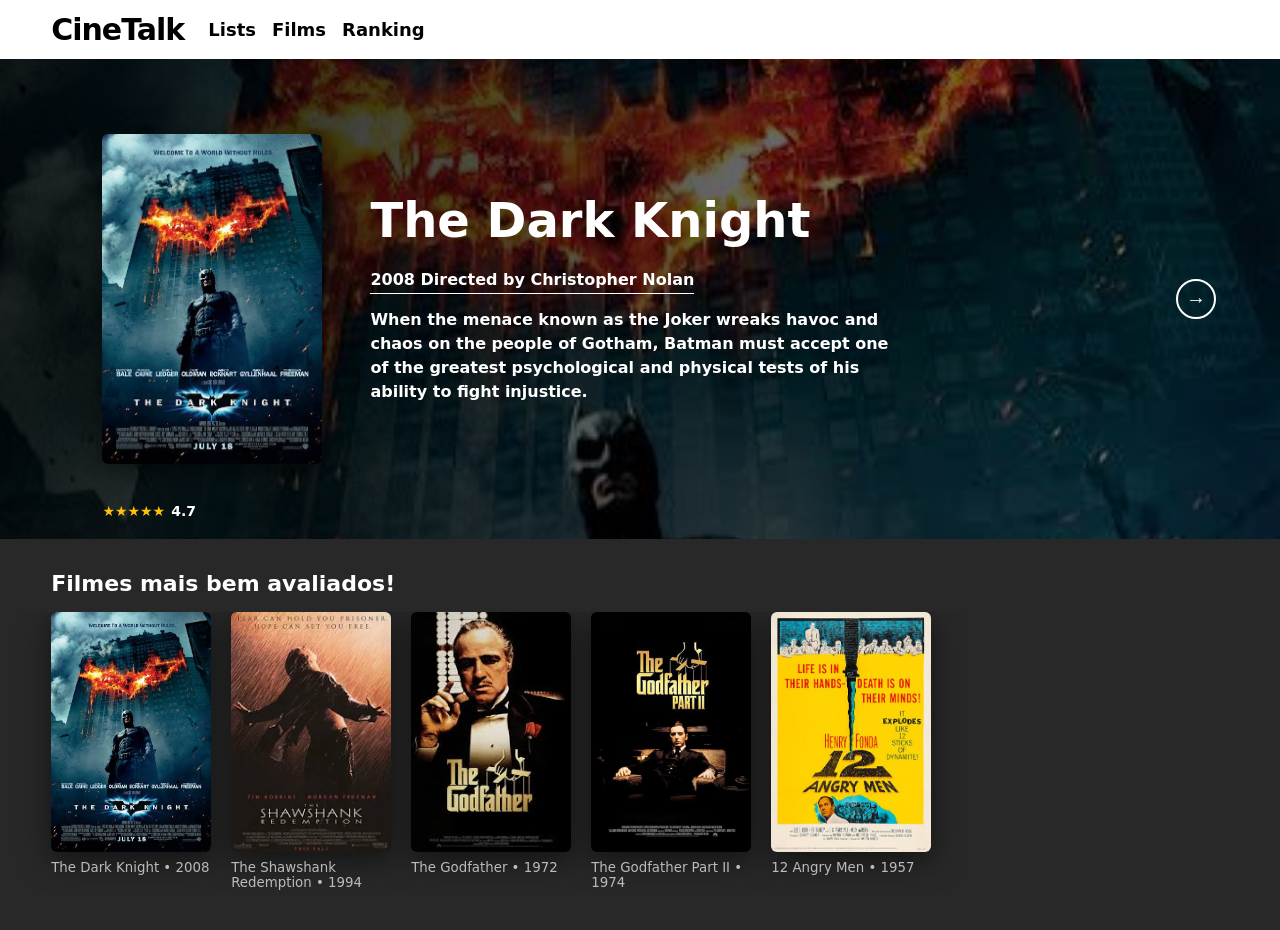
<file: home/index.html>
<!DOCTYPE html>
<html lang="pt-BR">

<head>
    <meta charset="UTF-8">
    <meta name="viewport" content="width=device-width, initial-scale=1">
    <title>CineTalk</title>
    <link rel="stylesheet" href="style.css">
</head>

<body>
    <header class="nav">
        <a class="logo" href="#" onclick="mostrarHome()">CineTalk</a>
        <nav>
            <a href="#">Lists</a>
            <a href="#" onclick="mostrarHome()">Films</a>
            <a href="#">Ranking</a>
        </nav>
    </header>

    <main id="home">
        <section class="hero" id="hero">
            <div class="poster" id="poster"></div>
            <div class="info">
                <h1 id="titulo"></h1>
                <h3 id="diretor"></h3>
                <p id="sinopse"></p>
            </div>
            <div class="nota" id="nota"></div>
            <button class="seta" onclick="proximo()" aria-label="Próximo">&rarr;</button>
        </section>

        <h2 class="secao">Filmes mais bem avaliados!</h2>
        <div class="lista" id="lista"></div>
    </main>

    <script src="script.js"></script>
</body>

</html>
</file>
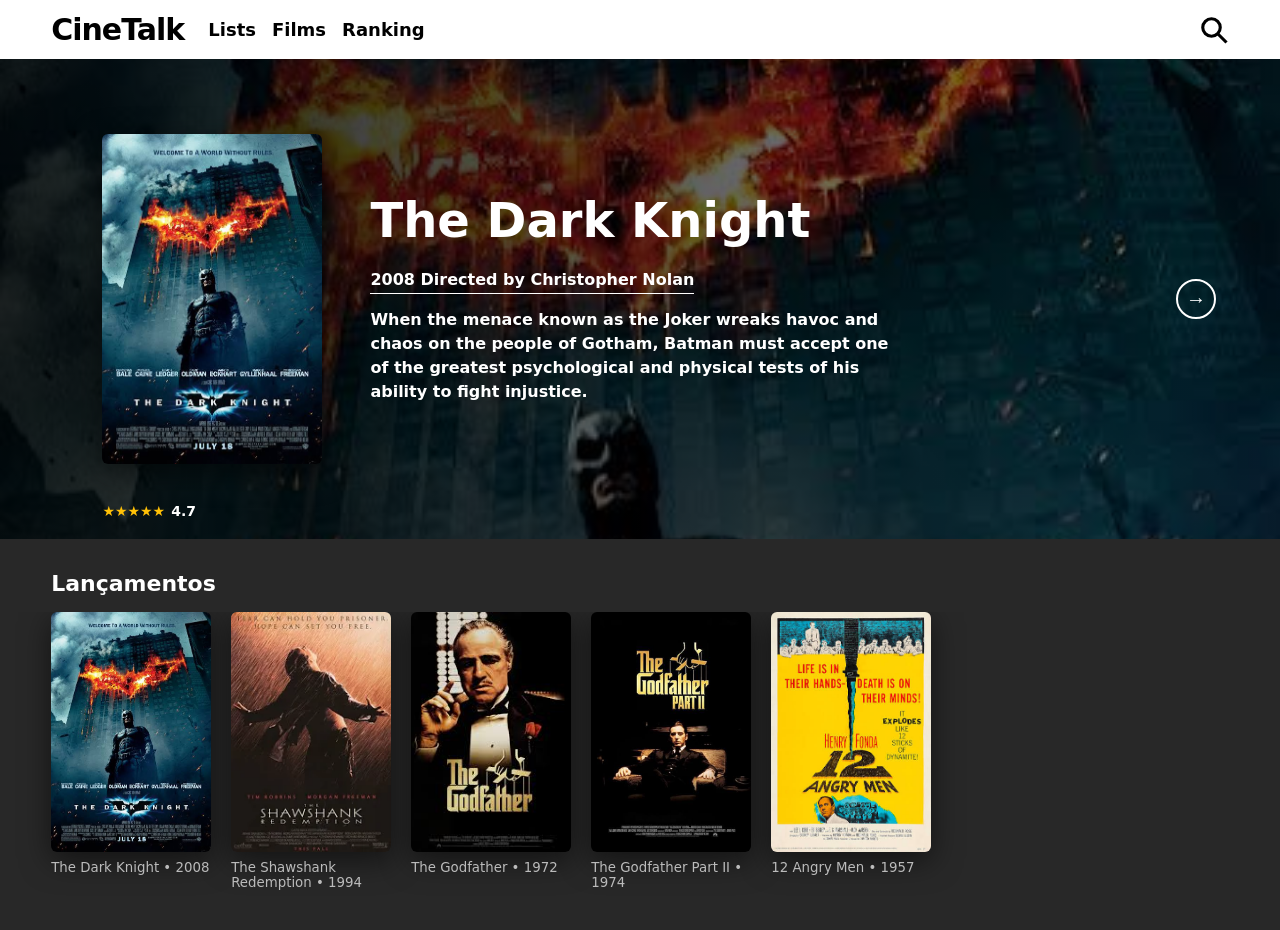
<file: home.html>
<!DOCTYPE html>
<html lang="pt-BR">

<head>
    <meta charset="UTF-8">
    <meta name="viewport" content="width=device-width, initial-scale=1">
    <title>CineTalk</title>
    <link rel="stylesheet" href="home.css">
</head>

<body>
    <header class="nav">
        <a class="logo" href="#" onclick="mostrarHome()">CineTalk</a>
        <nav>
            <a href="#">Lists</a>
            <a href="#" onclick="mostrarHome()">Films</a>
            <a href="#">Ranking</a>
        </nav>
        <svg class="busca" viewBox="0 0 24 24" fill="none" stroke="#000" stroke-width="2.5">
            <circle cx="10" cy="10" r="7" />
            <path d="M15 15l7 7" />
        </svg>
    </header>

    <main id="home">
        <section class="hero" id="hero">
            <div class="poster" id="poster"></div>
            <div class="info">
                <h1 id="titulo"></h1>
                <h3 id="diretor"></h3>
                <p id="sinopse"></p>
            </div>
            <div class="nota" id="nota"></div>
            <button class="seta" onclick="proximo()" aria-label="Próximo">&rarr;</button>
        </section>

        <h2 class="secao">Lançamentos</h2>
        <div class="lista" id="lista"></div>
    </main>

    <script src="home.js"></script>
</body>

</html>
</file>
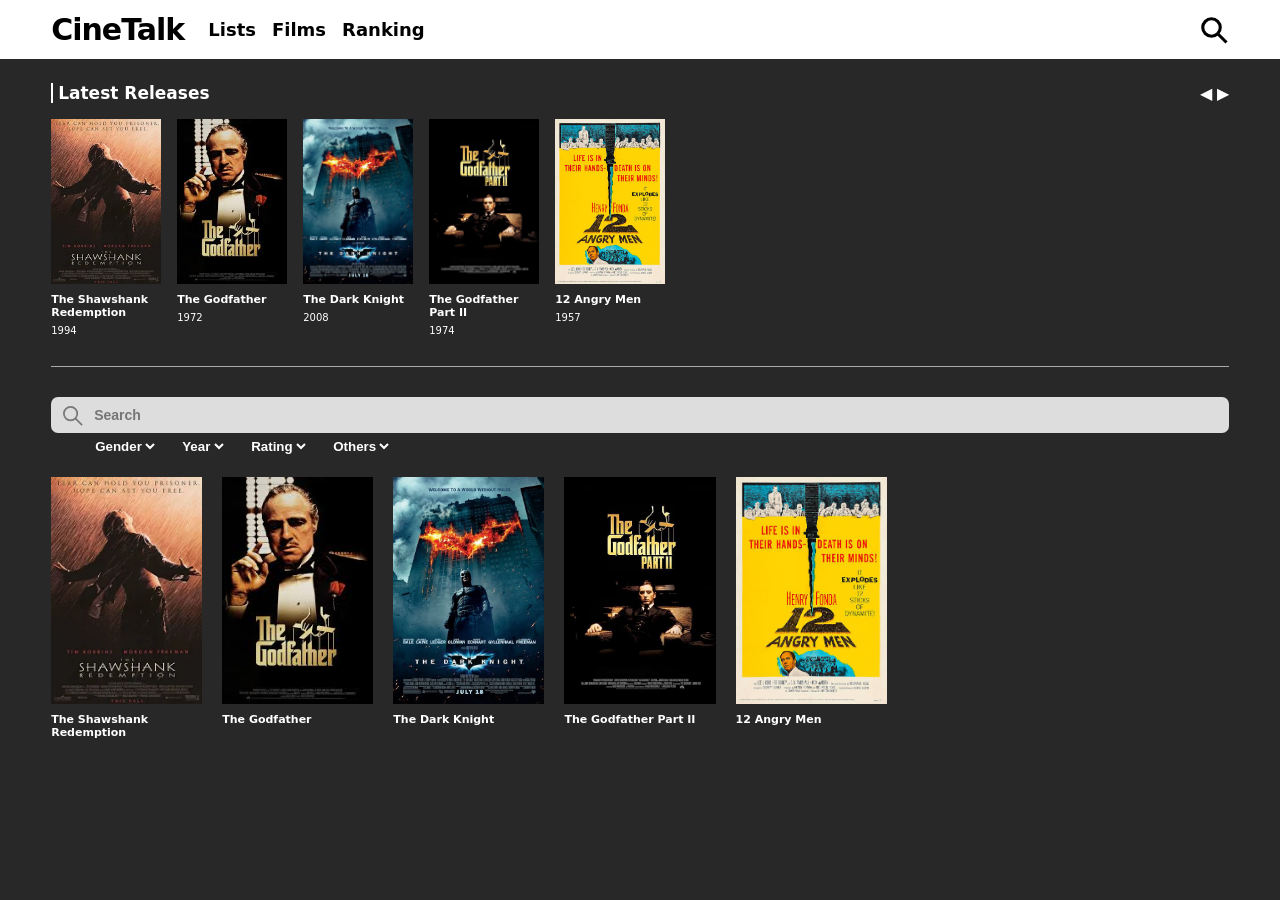
<file: lançamento.html>
<!DOCTYPE html>
<html lang="pt-BR">

<head>
    <meta charset="UTF-8">
    <meta name="viewport" content="width=device-width, initial-scale=1">
    <title>CineTalk - Lançamentos</title>

    <link rel="stylesheet" href="home.css">
    <link rel="stylesheet" href="lançamento.css">
</head>

<body>
    <header class="nav">
        <a class="logo" href="home.html">CineTalk</a>
        <nav>
            <a href="#">Lists</a>
            <a href="home.html">Films</a>
            <a href="ranking.html">Ranking</a>
        </nav>
        <svg class="busca" viewBox="0 0 24 24" fill="none" stroke="#000" stroke-width="2.5">
            <circle cx="10" cy="10" r="7" />
            <path d="M15 15l7 7" />
        </svg>
    </header>

    <main>
        <section class="lancamentos">
            <div class="titulo">
                <h2>Latest Releases</h2>

                <div class="controles">
                    <button>&#9664;</button>
                    <button>&#9654;</button>
                </div>
            </div>

            <div class="lista-lancamentos">
                <div class="filme">
                    <img src="img/poster-1.webp" alt="The Shawshank Redemption">
                    <h3>The Shawshank Redemption</h3>
                    <small>1994</small>
                </div>

                <div class="filme">
                    <img src="img/poster-2.jpeg" alt="The Godfather">
                    <h3>The Godfather</h3>
                    <small>1972</small>
                </div>

                <div class="filme">
                    <img src="img/poster-3.jpeg" alt="The Dark Knight">
                    <h3>The Dark Knight</h3>
                    <small>2008</small>
                </div>

                <div class="filme">
                    <img src="img/poster-4.jpeg" alt="The Godfather Part II">
                    <h3>The Godfather Part II</h3>
                    <small>1974</small>
                </div>

                <div class="filme">
                    <img src="img/poster-5.jpeg" alt="12 Angry Men">
                    <h3>12 Angry Men</h3>
                    <small>1957</small>
                </div>
            </div>
        </section>

        <hr>

        <section class="catalogo">
            <div class="pesquisa">
                <svg viewBox="0 0 24 24" fill="none" stroke="#777" stroke-width="1.8">
                    <circle cx="10" cy="10" r="7" />
                    <path d="M15 15l7 7" />
                </svg>

                <input type="text" placeholder="Search">
            </div>

            <div class="filtros">
                <select>
                    <option>Gender</option>
                </select>

                <select>
                    <option>Year</option>
                </select>

                <select>
                    <option>Rating</option>
                </select>

                <select>
                    <option>Others</option>
                </select>
            </div>

            <div class="galeria">
                <div class="filme">
                    <img src="img/poster-1.webp" alt="The Shawshank Redemption">
                    <h3>The Shawshank Redemption</h3>
                </div>

                <div class="filme">
                    <img src="img/poster-2.jpeg" alt="The Godfather">
                    <h3>The Godfather</h3>
                </div>

                <div class="filme">
                    <img src="img/poster-3.jpeg" alt="The Dark Knight">
                    <h3>The Dark Knight</h3>
                </div>

                <div class="filme">
                    <img src="img/poster-4.jpeg" alt="The Godfather Part II">
                    <h3>The Godfather Part II</h3>
                </div>

                <div class="filme">
                    <img src="img/poster-5.jpeg" alt="12 Angry Men">
                    <h3>12 Angry Men</h3>
                </div>
            </div>
        </section>
    </main>

</body>
</html>
</file>
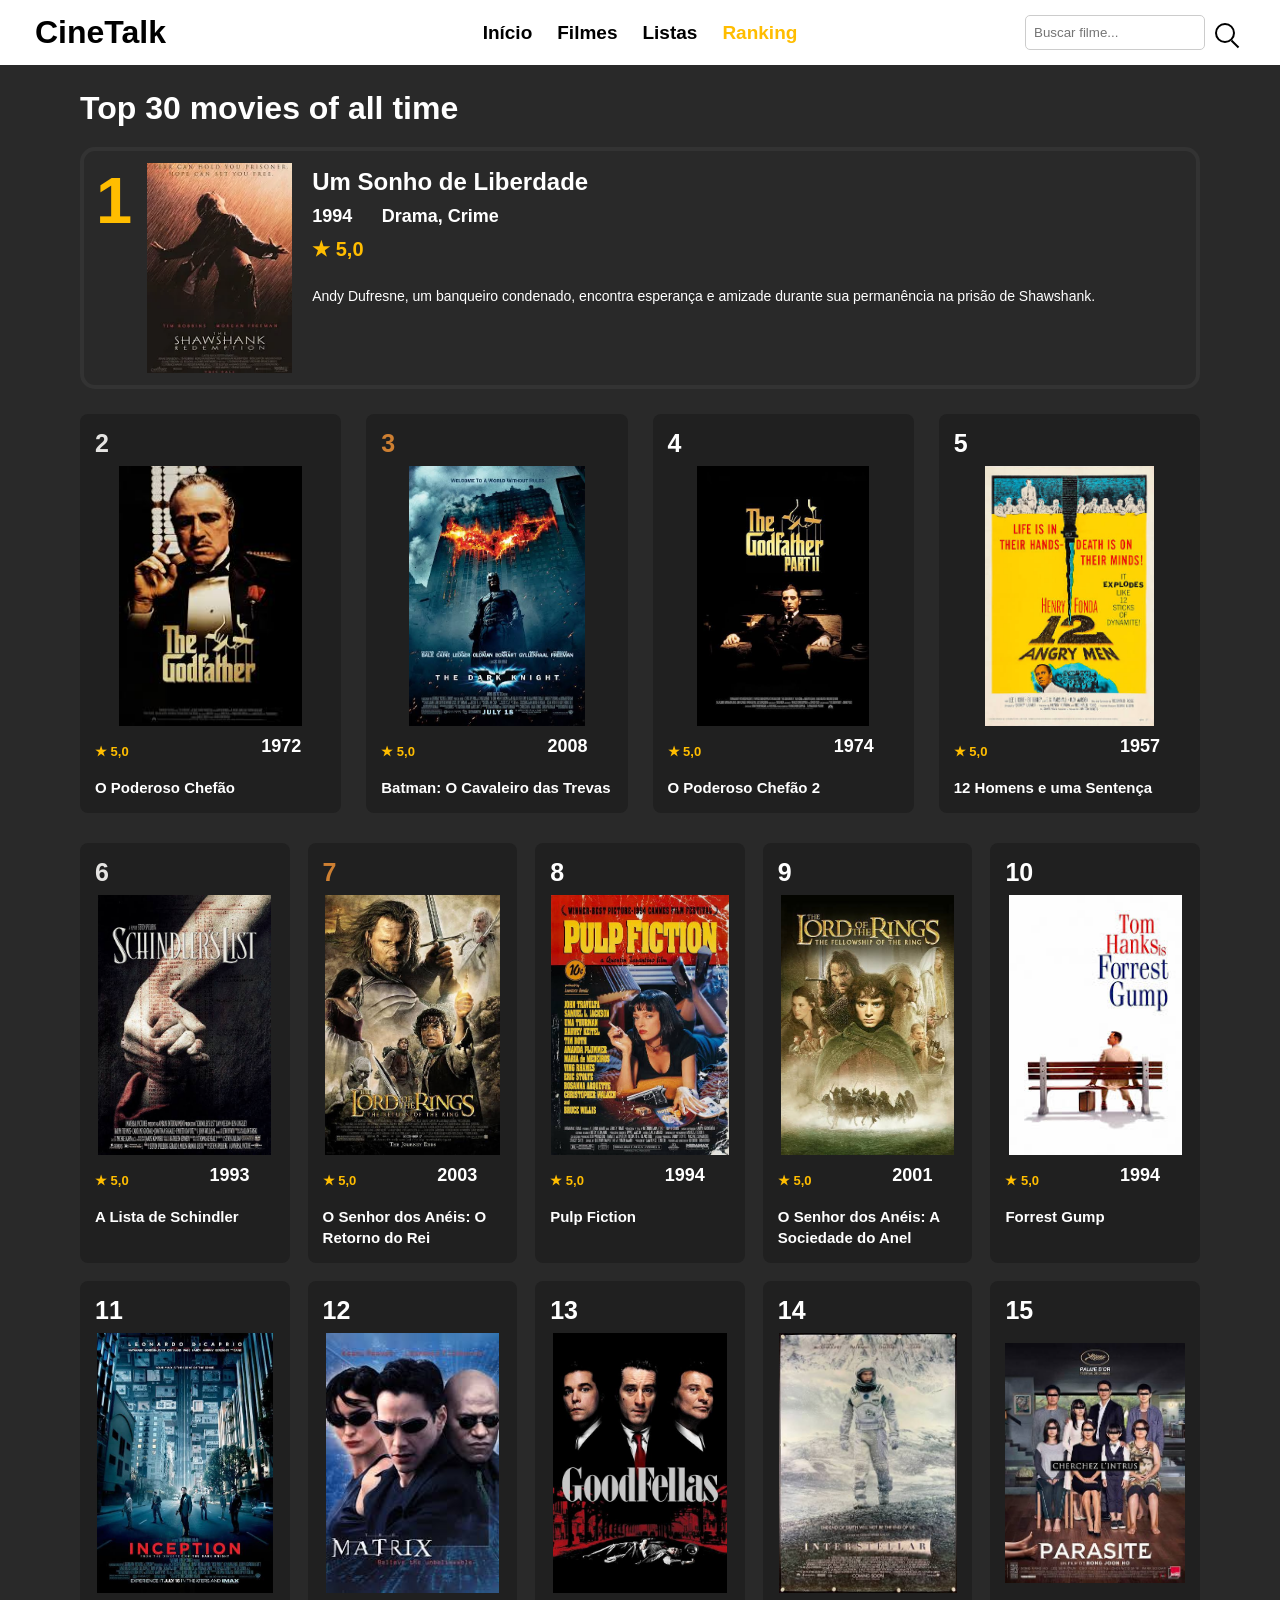
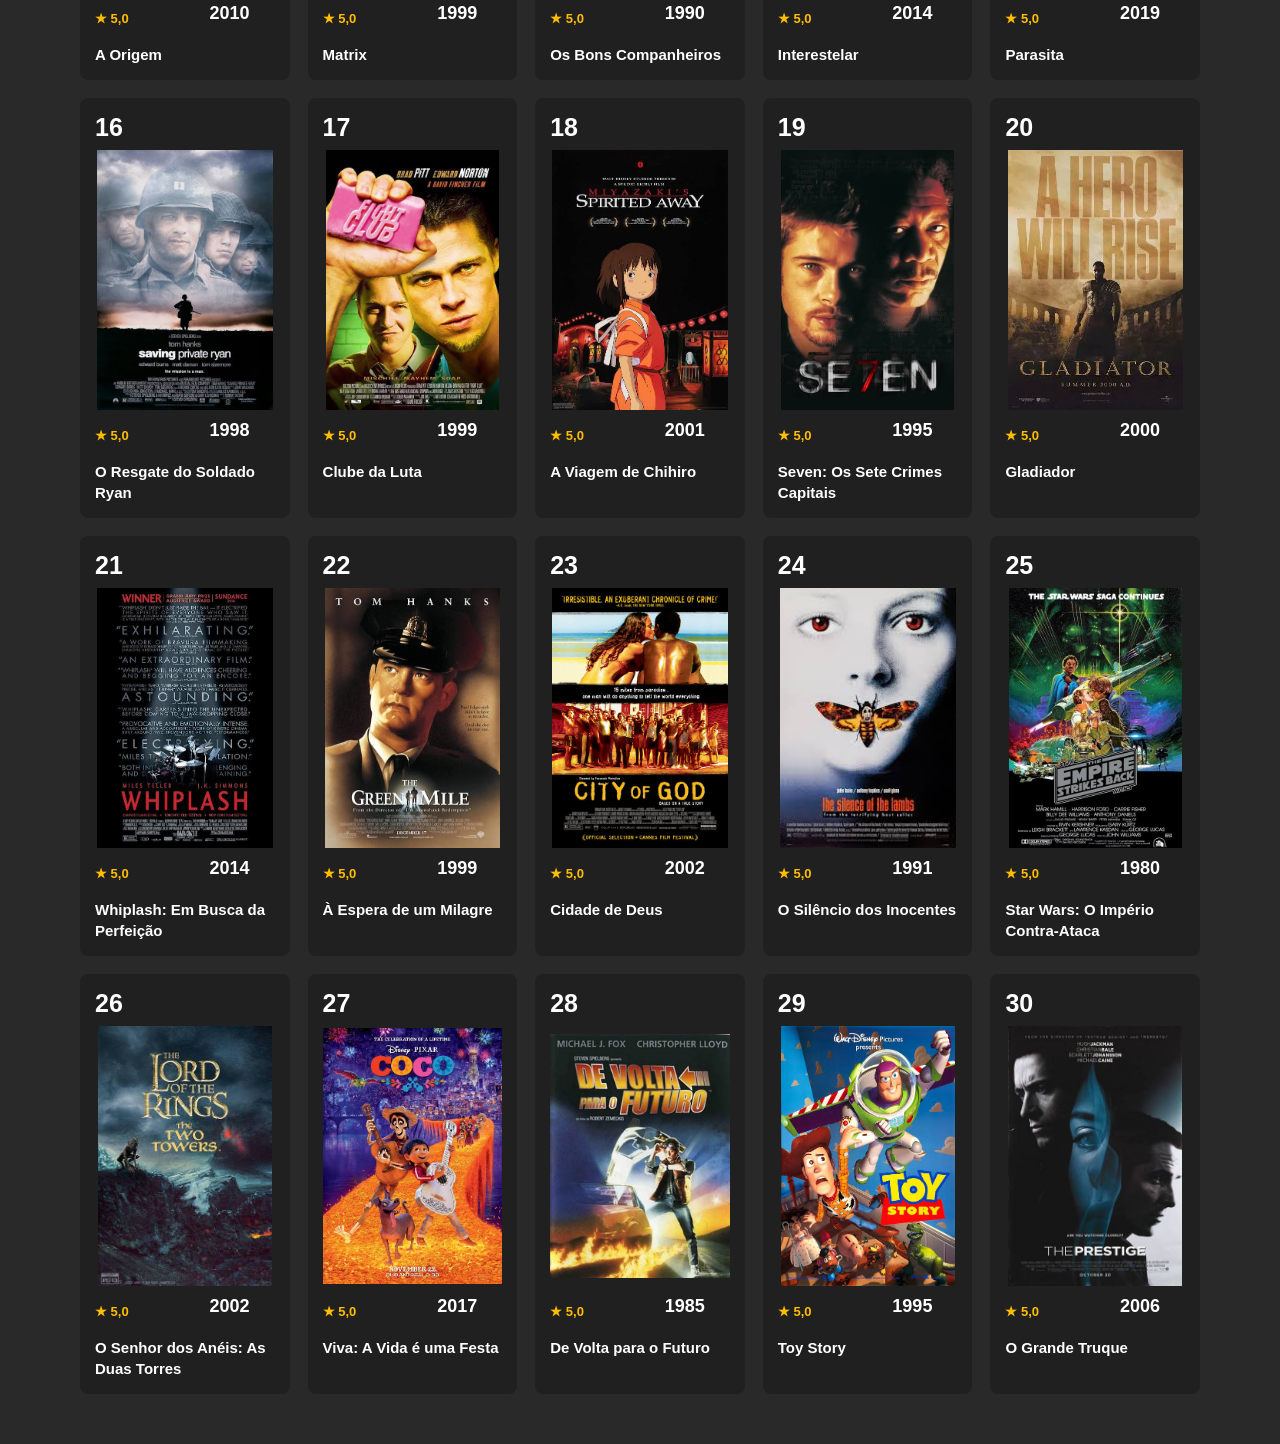
<file: ranking.html>
<!DOCTYPE html>
<html lang="pt-BR">

<head>
    <meta charset="UTF-8">
    <meta name="viewport" content="width=device-width, initial-scale=1.0">
    <title>CineTalk - Ranking</title>
    <link rel="stylesheet" href="ranking.css">
</head>

<body>


    <header class="barra-navegacao">

        <div class="logo">CineTalk</div>

        <nav>
            <a href="#">Início</a>
            <a href="#">Filmes</a>
            <a href="#">Listas</a>
            <a href="#" class="ativo">Ranking</a>
        </nav>

        <div class="pesquisa">
            <input type="text" id="busca" placeholder="Buscar filme...">



            <button type="button" aria-label="Pesquisar">
                <span class="icone-pesquisa"></span>
            </button>
        </div>

    </header>

    <main class="conteudo-ranking">

        <h1>Top 30 movies of all time</h1>


        <section class="filme-destaque">

            <span class="posicao">1</span>

            <img src="img/poster-1.webp" alt="Um Sonho de Liberdade">

            <div class="informacoes-destaque">
                <h2>Um Sonho de Liberdade</h2>

                <p class="ano">1994</p>
                <p class="genero">Drama, Crime</p>

                <p class="nota">★ 5,0</p>

                <p class="descricao">
                    Andy Dufresne, um banqueiro condenado, encontra esperança
                    e amizade durante sua permanência na prisão de Shawshank.
                </p>
            </div>

        </section>


        <section class="melhores-filmes">

            <article class="cartao-filme">
                <span class="posicao">2</span>
                <img src="img/poster-2.jpeg" alt="O Poderoso Chefão">
                <div class="informacoes-filme">
                    <span class="nota">★ 5,0</span>
                    <span class="ano">1972</span>
                </div>
                <h3>O Poderoso Chefão</h3>
            </article>

            <article class="cartao-filme">
                <span class="posicao">3</span>
                <img src="img/poster-3.jpeg" alt="Batman O Cavaleiro das Trevas">
                <div class="informacoes-filme">
                    <span class="nota">★ 5,0</span>
                    <span class="ano">2008</span>
                </div>
                <h3>Batman: O Cavaleiro das Trevas</h3>
            </article>

            <article class="cartao-filme">
                <span class="posicao">4</span>
                <img src="img/poster-4.jpeg" alt="O Poderoso Chefão 2">
                <div class="informacoes-filme">
                    <span class="nota">★ 5,0</span>
                    <span class="ano">1974</span>
                </div>
                <h3>O Poderoso Chefão 2</h3>
            </article>

            <article class="cartao-filme">
                <span class="posicao">5</span>
                <img src="img/poster-5.jpeg" alt="12 Homens e uma Sentença">
                <div class="informacoes-filme">
                    <span class="nota">★ 5,0</span>
                    <span class="ano">1957</span>
                </div>
                <h3>12 Homens e uma Sentença</h3>
            </article>

        </section>


        <section class="grade-filmes">

            <article class="cartao-filme">
                <span class="posicao">6</span>
                <img src="img/poster-6.jpeg" alt="A Lista de Schindler">
                <div class="informacoes-filme">
                    <span class="nota">★ 5,0</span>
                    <span class="ano">1993</span>
                </div>
                <h3>A Lista de Schindler</h3>
            </article>

            <article class="cartao-filme">
                <span class="posicao">7</span>
                <img src="img/poster-7.jpeg" alt="O Retorno do Rei">
                <div class="informacoes-filme">
                    <span class="nota">★ 5,0</span>
                    <span class="ano">2003</span>
                </div>
                <h3>O Senhor dos Anéis: O Retorno do Rei</h3>
            </article>

            <article class="cartao-filme">
                <span class="posicao">8</span>
                <img src="img/poster-8.jpeg" alt="Pulp Fiction">
                <div class="informacoes-filme">
                    <span class="nota">★ 5,0</span>
                    <span class="ano">1994</span>
                </div>
                <h3>Pulp Fiction</h3>
            </article>

            <article class="cartao-filme">
                <span class="posicao">9</span>
                <img src="img/poster-9.jpeg" alt="A Sociedade do Anel">
                <div class="informacoes-filme">
                    <span class="nota">★ 5,0</span>
                    <span class="ano">2001</span>
                </div>
                <h3>O Senhor dos Anéis: A Sociedade do Anel</h3>
            </article>

            <article class="cartao-filme">
                <span class="posicao">10</span>
                <img src="img/poster-10.jpeg" alt="Forrest Gump">
                <div class="informacoes-filme">
                    <span class="nota">★ 5,0</span>
                    <span class="ano">1994</span>
                </div>
                <h3>Forrest Gump</h3>
            </article>

            <article class="cartao-filme">
                <span class="posicao">11</span>
                <img src="img/poster-11.jpeg" alt="A Origem">
                <div class="informacoes-filme">
                    <span class="nota">★ 5,0</span>
                    <span class="ano">2010</span>
                </div>
                <h3>A Origem</h3>
            </article>

            <article class="cartao-filme">
                <span class="posicao">12</span>
                <img src="img/poster-12.jpeg" alt="Matrix">
                <div class="informacoes-filme">
                    <span class="nota">★ 5,0</span>
                    <span class="ano">1999</span>
                </div>
                <h3>Matrix</h3>
            </article>

            <article class="cartao-filme">
                <span class="posicao">13</span>
                <img src="img/poster-13.jpeg" alt="Os Bons Companheiros">
                <div class="informacoes-filme">
                    <span class="nota">★ 5,0</span>
                    <span class="ano">1990</span>
                </div>
                <h3>Os Bons Companheiros</h3>
            </article>

            <article class="cartao-filme">
                <span class="posicao">14</span>
                <img src="img/poster-14.jpeg" alt="Interestelar">
                <div class="informacoes-filme">
                    <span class="nota">★ 5,0</span>
                    <span class="ano">2014</span>
                </div>
                <h3>Interestelar</h3>
            </article>

            <article class="cartao-filme">
                <span class="posicao">15</span>
                <img src="img/poster-15.jpeg" alt="Parasita">
                <div class="informacoes-filme">
                    <span class="nota">★ 5,0</span>
                    <span class="ano">2019</span>
                </div>
                <h3>Parasita</h3>
            </article>

            <article class="cartao-filme">
                <span class="posicao">16</span>
                <img src="img/poster-16.jpeg" alt="O Resgate do Soldado Ryan">
                <div class="informacoes-filme">
                    <span class="nota">★ 5,0</span>
                    <span class="ano">1998</span>
                </div>
                <h3>O Resgate do Soldado Ryan</h3>
            </article>

            <article class="cartao-filme">
                <span class="posicao">17</span>
                <img src="img/poster-17.jpeg" alt="Clube da Luta">
                <div class="informacoes-filme">
                    <span class="nota">★ 5,0</span>
                    <span class="ano">1999</span>
                </div>
                <h3>Clube da Luta</h3>
            </article>

            <article class="cartao-filme">
                <span class="posicao">18</span>
                <img src="img/poster-18.jpeg" alt="A Viagem de Chihiro">
                <div class="informacoes-filme">
                    <span class="nota">★ 5,0</span>
                    <span class="ano">2001</span>
                </div>
                <h3>A Viagem de Chihiro</h3>
            </article>

            <article class="cartao-filme">
                <span class="posicao">19</span>
                <img src="img/poster-19.jpeg" alt="Seven">
                <div class="informacoes-filme">
                    <span class="nota">★ 5,0</span>
                    <span class="ano">1995</span>
                </div>
                <h3>Seven: Os Sete Crimes Capitais</h3>
            </article>

            <article class="cartao-filme">
                <span class="posicao">20</span>
                <img src="img/poster-20.jpeg" alt="Gladiador">
                <div class="informacoes-filme">
                    <span class="nota">★ 5,0</span>
                    <span class="ano">2000</span>
                </div>
                <h3>Gladiador</h3>
            </article>

            <article class="cartao-filme">
                <span class="posicao">21</span>
                <img src="img/poster-21.jpeg" alt="Whiplash">
                <div class="informacoes-filme">
                    <span class="nota">★ 5,0</span>
                    <span class="ano">2014</span>
                </div>
                <h3>Whiplash: Em Busca da Perfeição</h3>
            </article>

            <article class="cartao-filme">
                <span class="posicao">22</span>
                <img src="img/poster-22.jpeg" alt="À Espera de um Milagre">
                <div class="informacoes-filme">
                    <span class="nota">★ 5,0</span>
                    <span class="ano">1999</span>
                </div>
                <h3>À Espera de um Milagre</h3>
            </article>

            <article class="cartao-filme">
                <span class="posicao">23</span>
                <img src="img/poster-23.jpeg" alt="Cidade de Deus">
                <div class="informacoes-filme">
                    <span class="nota">★ 5,0</span>
                    <span class="ano">2002</span>
                </div>
                <h3>Cidade de Deus</h3>
            </article>

            <article class="cartao-filme">
                <span class="posicao">24</span>
                <img src="img/poster-24.jpeg" alt="O Silêncio dos Inocentes">
                <div class="informacoes-filme">
                    <span class="nota">★ 5,0</span>
                    <span class="ano">1991</span>
                </div>
                <h3>O Silêncio dos Inocentes</h3>
            </article>

            <article class="cartao-filme">
                <span class="posicao">25</span>
                <img src="img/poster-25.jpeg" alt="O Império Contra-Ataca">
                <div class="informacoes-filme">
                    <span class="nota">★ 5,0</span>
                    <span class="ano">1980</span>
                </div>
                <h3>Star Wars: O Império Contra-Ataca</h3>
            </article>

            <article class="cartao-filme">
                <span class="posicao">26</span>
                <img src="img/poster-26.jpeg" alt="As Duas Torres">
                <div class="informacoes-filme">
                    <span class="nota">★ 5,0</span>
                    <span class="ano">2002</span>
                </div>
                <h3>O Senhor dos Anéis: As Duas Torres</h3>
            </article>

            <article class="cartao-filme">
                <span class="posicao">27</span>
                <img src="img/poster-27.jpeg" alt="Viva: A Vida é uma Festa">
                <div class="informacoes-filme">
                    <span class="nota">★ 5,0</span>
                    <span class="ano">2017</span>
                </div>
                <h3>Viva: A Vida é uma Festa</h3>
            </article>

            <article class="cartao-filme">
                <span class="posicao">28</span>
                <img src="img/poster-28.webp" alt="De Volta para o Futuro">
                <div class="informacoes-filme">
                    <span class="nota">★ 5,0</span>
                    <span class="ano">1985</span>
                </div>
                <h3>De Volta para o Futuro</h3>
            </article>

            <article class="cartao-filme">
                <span class="posicao">29</span>
                <img src="img/poster-29.jpeg" alt="Toy Story">
                <div class="informacoes-filme">
                    <span class="nota">★ 5,0</span>
                    <span class="ano">1995</span>
                </div>
                <h3>Toy Story</h3>
            </article>

            <article class="cartao-filme">
                <span class="posicao">30</span>
                <img src="img/poster-30.jpeg" alt="O Grande Truque">
                <div class="informacoes-filme">
                    <span class="nota">★ 5,0</span>
                    <span class="ano">2006</span>
                </div>
                <h3>O Grande Truque</h3>
            </article>

        </section>

    </main>

    <script src="js/script.js"></script>

</body>

</html>
</file>
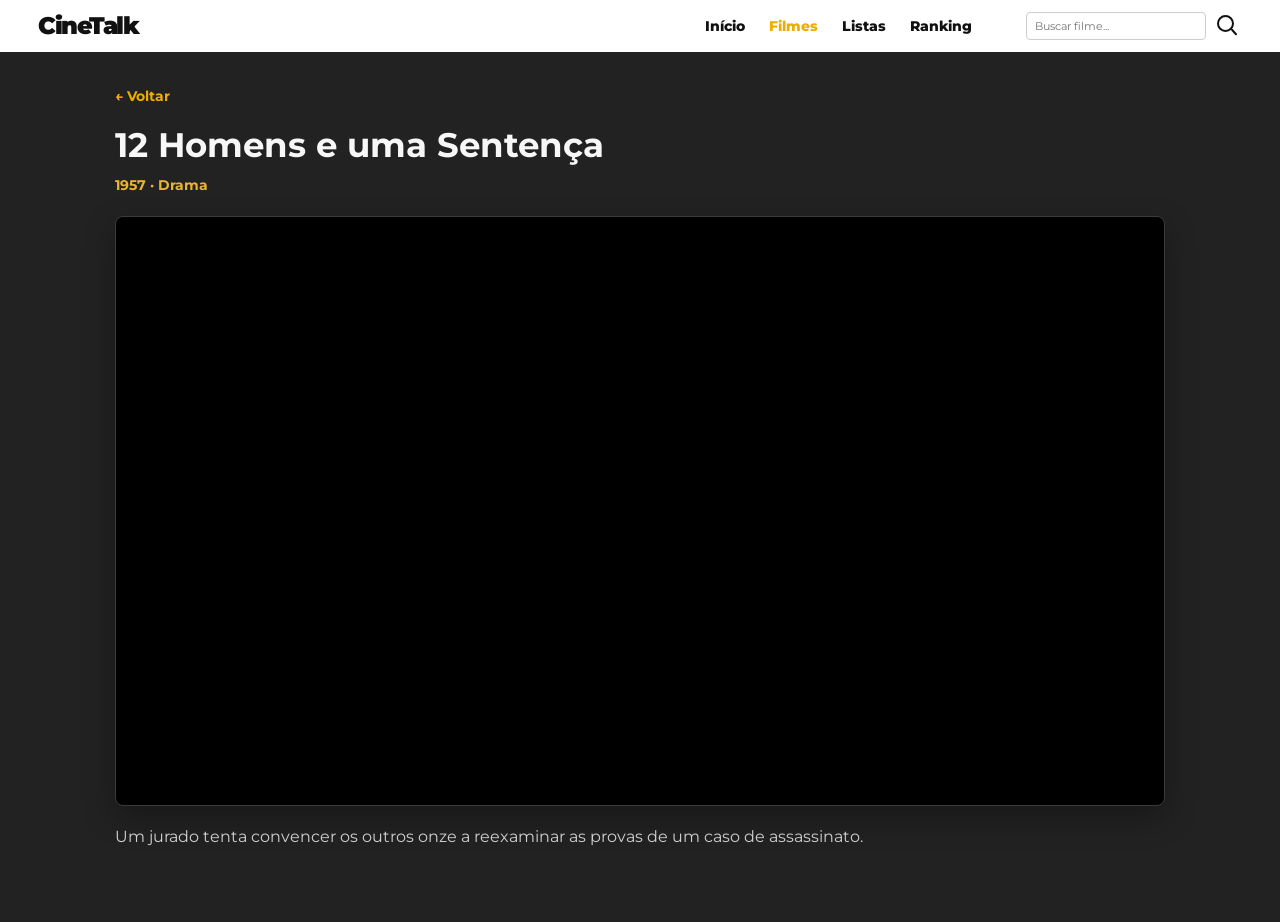
<file: trailer-12-homens-e-uma-sentenca.html>
<!doctype html>
<html lang="pt-BR">
<head>
  <meta charset="UTF-8">
  <meta name="viewport" content="width=device-width, initial-scale=1.0">
  <title>Trailer: 12 Homens e uma Sentença — CineTalk</title>
  <link rel="preconnect" href="https://fonts.googleapis.com">
  <link rel="preconnect" href="https://fonts.gstatic.com" crossorigin>
  <link href="https://fonts.googleapis.com/css2?family=Montserrat:wght@400;500;600;700;800;900&display=swap" rel="stylesheet">
  <link rel="stylesheet" href="shared-nav.css">
  <link rel="stylesheet" href="trailer.css">
</head>
<body>
  <header class="header">
    <a class="logo" href="#">CineTalk</a>
    <nav class="main-nav" aria-label="Navegação principal">
      <a href="#">Início</a><a href="#" aria-current="page">Filmes</a><a href="#">Listas</a><a href="#">Ranking</a>
    </nav>
    <form class="header-search" action="#" role="search">
      <input class="search-input" type="search" name="q" placeholder="Buscar filme..." aria-label="Buscar filme">
      <button class="search-button" type="submit" aria-label="Pesquisar"></button>
    </form>
  </header>
  <main class="trailer-page">
    <a class="back-link" href="#">← Voltar</a>
    <h1>12 Homens e uma Sentença</h1>
    <p class="movie-facts">1957 · Drama</p>
    <div class="video-frame">
      <iframe src="https://www.youtube-nocookie.com/embed/A7CBKT0PWFA?rel=0" title="Trailer de 12 Homens e uma Sentença" allow="accelerometer; autoplay; clipboard-write; encrypted-media; gyroscope; picture-in-picture; web-share" referrerpolicy="strict-origin-when-cross-origin" allowfullscreen></iframe>
    </div>
    <p class="trailer-note">Um jurado tenta convencer os outros onze a reexaminar as provas de um caso de assassinato.</p>
  </main>
  <script src="trailer.js"></script>
</body>
</html>
</file>
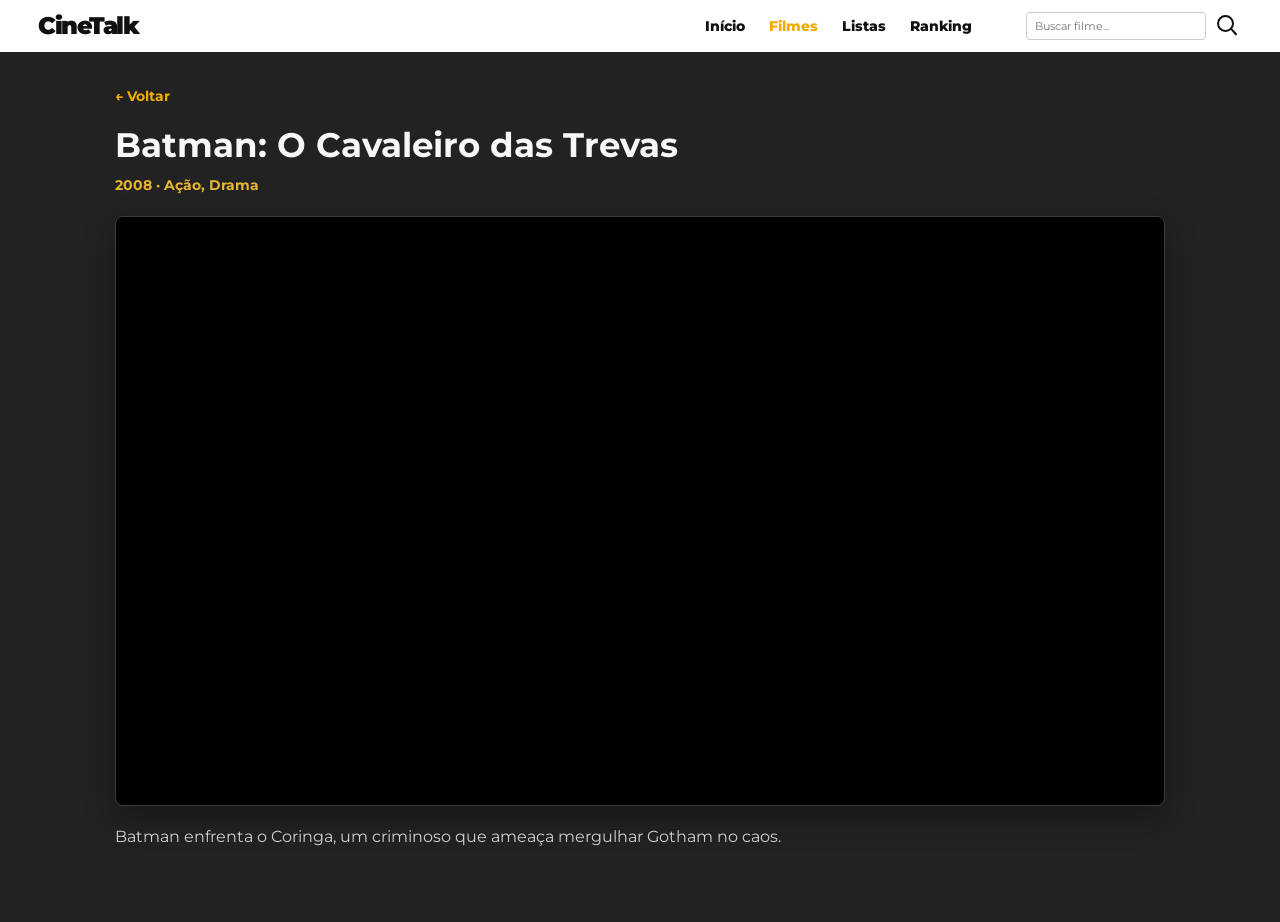
<file: trailer-batman-cavaleiro-das-trevas.html>
<!doctype html>
<html lang="pt-BR">
<head>
  <meta charset="UTF-8">
  <meta name="viewport" content="width=device-width, initial-scale=1.0">
  <title>Trailer: Batman: O Cavaleiro das Trevas — CineTalk</title>
  <link rel="preconnect" href="https://fonts.googleapis.com">
  <link rel="preconnect" href="https://fonts.gstatic.com" crossorigin>
  <link href="https://fonts.googleapis.com/css2?family=Montserrat:wght@400;500;600;700;800;900&display=swap" rel="stylesheet">
  <link rel="stylesheet" href="shared-nav.css">
  <link rel="stylesheet" href="trailer.css">
</head>
<body>
  <header class="header">
    <a class="logo" href="#">CineTalk</a>
    <nav class="main-nav" aria-label="Navegação principal">
      <a href="#">Início</a><a href="#" aria-current="page">Filmes</a><a href="#">Listas</a><a href="#">Ranking</a>
    </nav>
    <form class="header-search" action="#" role="search">
      <input class="search-input" type="search" name="q" placeholder="Buscar filme..." aria-label="Buscar filme">
      <button class="search-button" type="submit" aria-label="Pesquisar"></button>
    </form>
  </header>
  <main class="trailer-page">
    <a class="back-link" href="#">← Voltar</a>
    <h1>Batman: O Cavaleiro das Trevas</h1>
    <p class="movie-facts">2008 · Ação, Drama</p>
    <div class="video-frame">
      <iframe src="https://www.youtube-nocookie.com/embed/EXeTwQWrcwY?rel=0" title="Trailer de Batman: O Cavaleiro das Trevas" allow="accelerometer; autoplay; clipboard-write; encrypted-media; gyroscope; picture-in-picture; web-share" referrerpolicy="strict-origin-when-cross-origin" allowfullscreen></iframe>
    </div>
    <p class="trailer-note">Batman enfrenta o Coringa, um criminoso que ameaça mergulhar Gotham no caos.</p>
  </main>
  <script src="trailer.js"></script>
</body>
</html>
</file>
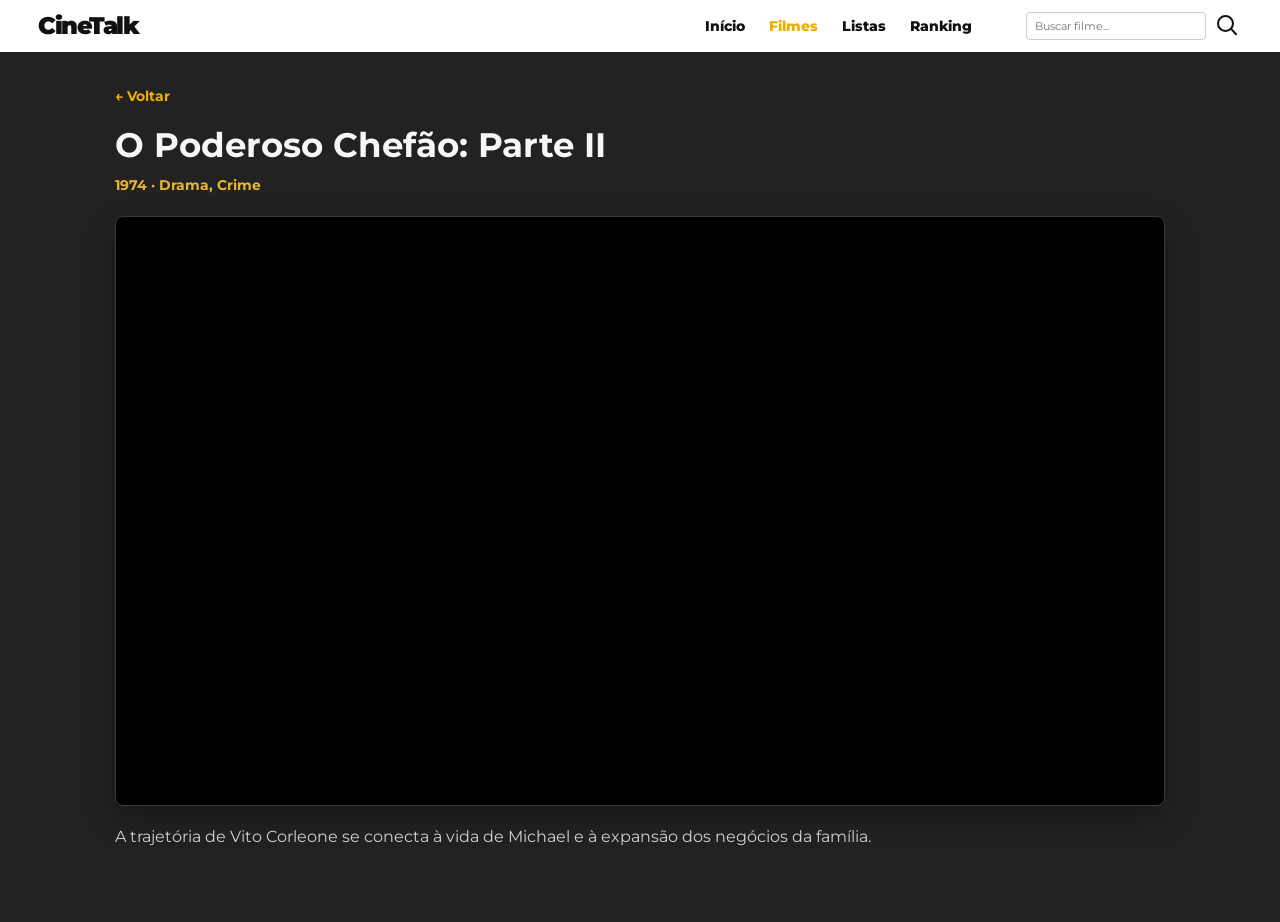
<file: trailer-o-poderoso-chefao-parte-ii.html>
<!doctype html>
<html lang="pt-BR">
<head>
  <meta charset="UTF-8">
  <meta name="viewport" content="width=device-width, initial-scale=1.0">
  <title>Trailer: O Poderoso Chefão: Parte II — CineTalk</title>
  <link rel="preconnect" href="https://fonts.googleapis.com">
  <link rel="preconnect" href="https://fonts.gstatic.com" crossorigin>
  <link href="https://fonts.googleapis.com/css2?family=Montserrat:wght@400;500;600;700;800;900&display=swap" rel="stylesheet">
  <link rel="stylesheet" href="shared-nav.css">
  <link rel="stylesheet" href="trailer.css">
</head>
<body>
  <header class="header">
    <a class="logo" href="#">CineTalk</a>
    <nav class="main-nav" aria-label="Navegação principal">
      <a href="#">Início</a><a href="#" aria-current="page">Filmes</a><a href="#">Listas</a><a href="#">Ranking</a>
    </nav>
    <form class="header-search" action="#" role="search">
      <input class="search-input" type="search" name="q" placeholder="Buscar filme..." aria-label="Buscar filme">
      <button class="search-button" type="submit" aria-label="Pesquisar"></button>
    </form>
  </header>
  <main class="trailer-page">
    <a class="back-link" href="#">← Voltar</a>
    <h1>O Poderoso Chefão: Parte II</h1>
    <p class="movie-facts">1974 · Drama, Crime</p>
    <div class="video-frame">
      <iframe src="https://www.youtube-nocookie.com/embed/9O1Iy9od7-A?rel=0" title="Trailer de O Poderoso Chefão: Parte II" allow="accelerometer; autoplay; clipboard-write; encrypted-media; gyroscope; picture-in-picture; web-share" referrerpolicy="strict-origin-when-cross-origin" allowfullscreen></iframe>
    </div>
    <p class="trailer-note">A trajetória de Vito Corleone se conecta à vida de Michael e à expansão dos negócios da família.</p>
  </main>
  <script src="trailer.js"></script>
</body>
</html>
</file>
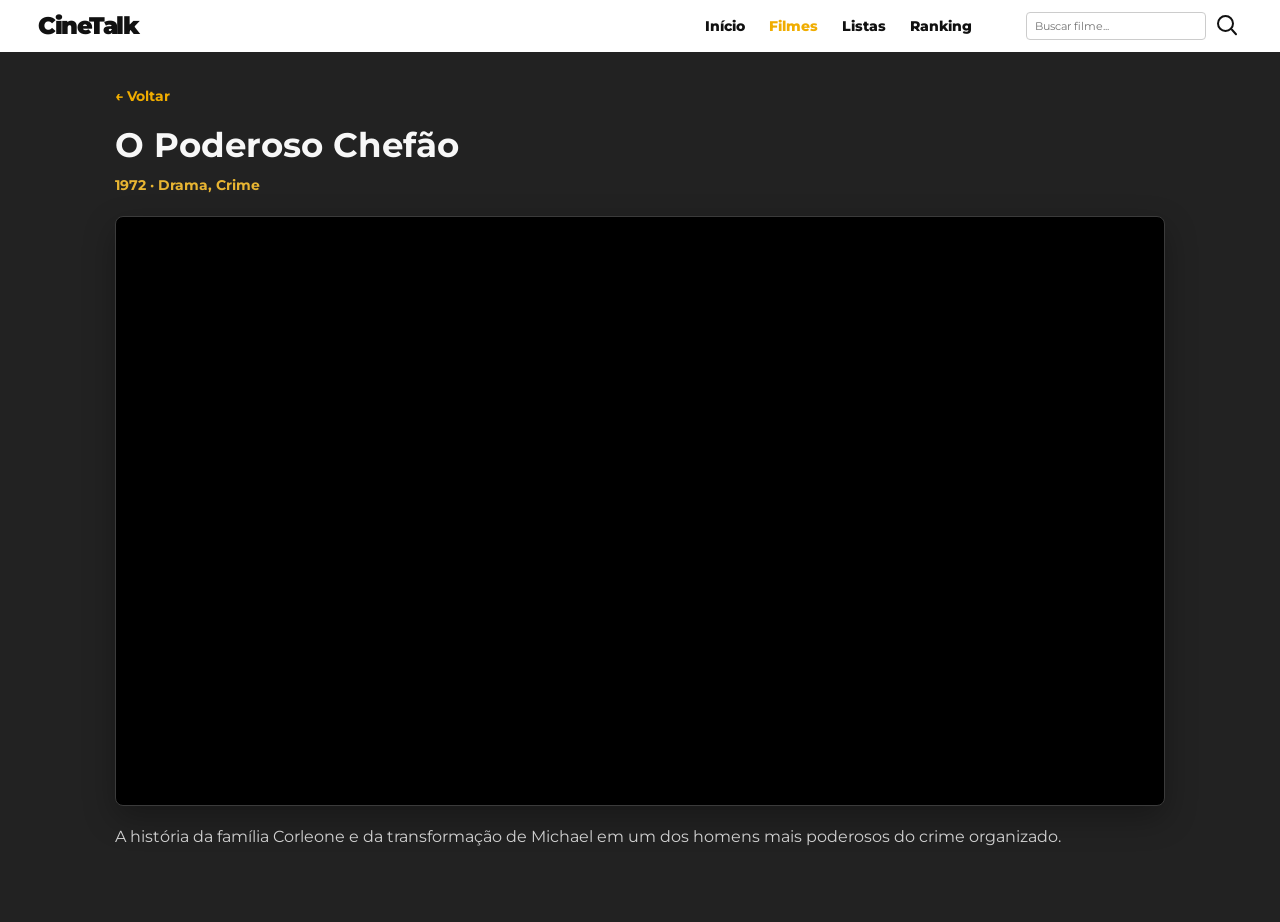
<file: trailer-o-poderoso-chefao.html>
<!doctype html>
<html lang="pt-BR">
<head>
  <meta charset="UTF-8">
  <meta name="viewport" content="width=device-width, initial-scale=1.0">
  <title>Trailer: O Poderoso Chefão — CineTalk</title>
  <link rel="preconnect" href="https://fonts.googleapis.com">
  <link rel="preconnect" href="https://fonts.gstatic.com" crossorigin>
  <link href="https://fonts.googleapis.com/css2?family=Montserrat:wght@400;500;600;700;800;900&display=swap" rel="stylesheet">
  <link rel="stylesheet" href="shared-nav.css">
  <link rel="stylesheet" href="trailer.css">
</head>
<body>
  <header class="header">
    <a class="logo" href="#">CineTalk</a>
    <nav class="main-nav" aria-label="Navegação principal">
      <a href="#">Início</a><a href="#" aria-current="page">Filmes</a><a href="#">Listas</a><a href="#">Ranking</a>
    </nav>
    <form class="header-search" action="#" role="search">
      <input class="search-input" type="search" name="q" placeholder="Buscar filme..." aria-label="Buscar filme">
      <button class="search-button" type="submit" aria-label="Pesquisar"></button>
    </form>
  </header>
  <main class="trailer-page">
    <a class="back-link" href="#">← Voltar</a>
    <h1>O Poderoso Chefão</h1>
    <p class="movie-facts">1972 · Drama, Crime</p>
    <div class="video-frame">
      <iframe src="https://www.youtube-nocookie.com/embed/5DO-nDW43Ik?rel=0" title="Trailer de O Poderoso Chefão" allow="accelerometer; autoplay; clipboard-write; encrypted-media; gyroscope; picture-in-picture; web-share" referrerpolicy="strict-origin-when-cross-origin" allowfullscreen></iframe>
    </div>
    <p class="trailer-note">A história da família Corleone e da transformação de Michael em um dos homens mais poderosos do crime organizado.</p>
  </main>
  <script src="trailer.js"></script>
</body>
</html>
</file>
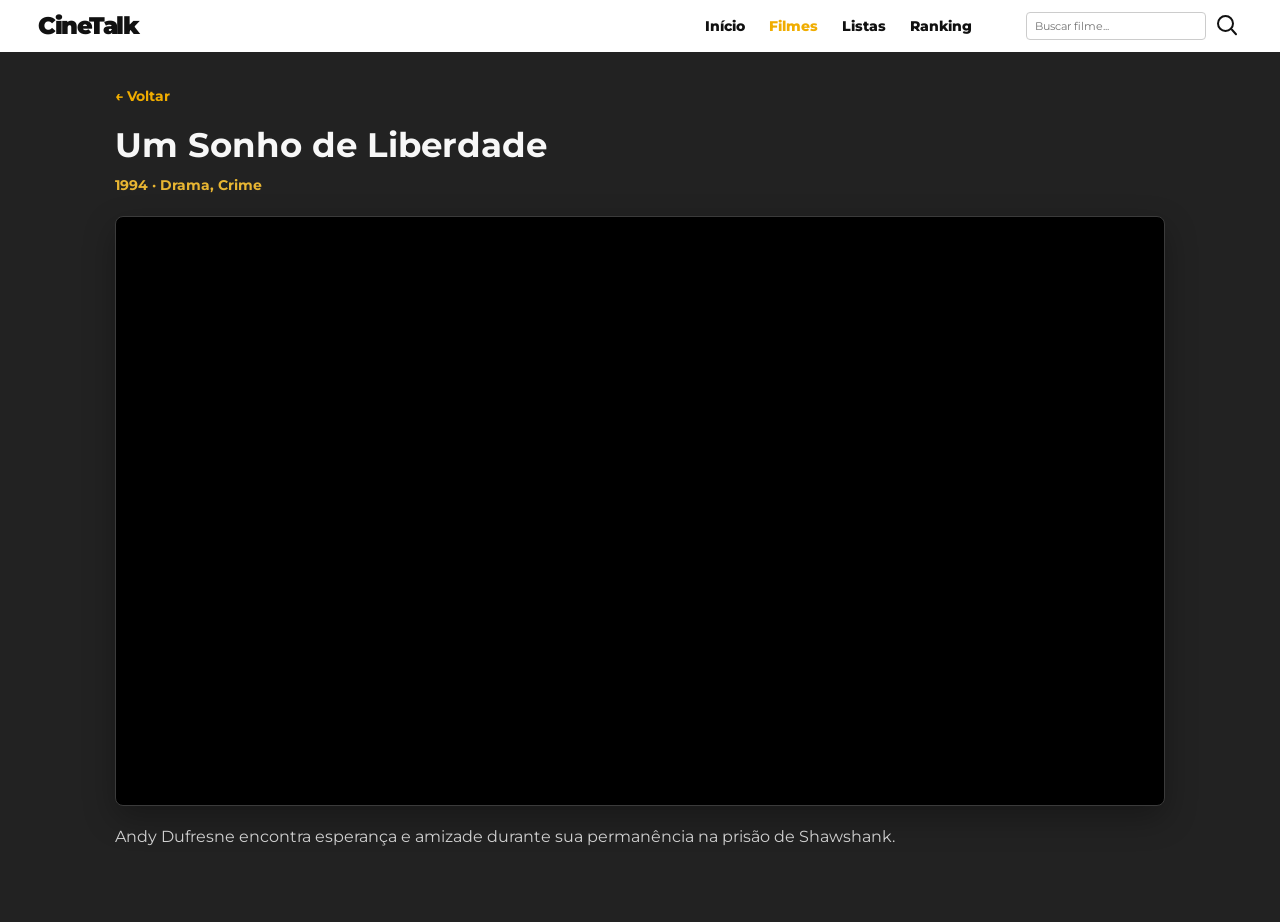
<file: trailer-um-sonho-de-liberdade.html>
<!doctype html>
<html lang="pt-BR">
<head>
  <meta charset="UTF-8">
  <meta name="viewport" content="width=device-width, initial-scale=1.0">
  <title>Trailer: Um Sonho de Liberdade — CineTalk</title>
  <link rel="preconnect" href="https://fonts.googleapis.com">
  <link rel="preconnect" href="https://fonts.gstatic.com" crossorigin>
  <link href="https://fonts.googleapis.com/css2?family=Montserrat:wght@400;500;600;700;800;900&display=swap" rel="stylesheet">
  <link rel="stylesheet" href="shared-nav.css">
  <link rel="stylesheet" href="trailer.css">
</head>
<body>
  <header class="header">
    <a class="logo" href="#">CineTalk</a>
    <nav class="main-nav" aria-label="Navegação principal">
      <a href="#">Início</a><a href="#" aria-current="page">Filmes</a><a href="#">Listas</a><a href="#">Ranking</a>
    </nav>
    <form class="header-search" action="#" role="search">
      <input class="search-input" type="search" name="q" placeholder="Buscar filme..." aria-label="Buscar filme">
      <button class="search-button" type="submit" aria-label="Pesquisar"></button>
    </form>
  </header>
  <main class="trailer-page">
    <a class="back-link" href="#">← Voltar</a>
    <h1>Um Sonho de Liberdade</h1>
    <p class="movie-facts">1994 · Drama, Crime</p>
    <div class="video-frame">
      <iframe src="https://www.youtube-nocookie.com/embed/6hB3S9bIaco?rel=0" title="Trailer de Um Sonho de Liberdade" allow="accelerometer; autoplay; clipboard-write; encrypted-media; gyroscope; picture-in-picture; web-share" referrerpolicy="strict-origin-when-cross-origin" allowfullscreen></iframe>
    </div>
    <p class="trailer-note">Andy Dufresne encontra esperança e amizade durante sua permanência na prisão de Shawshank.</p>
  </main>
  <script src="trailer.js"></script>
</body>
</html>
</file>
<file: home/style.css>
* {
    margin: 0;
    padding: 0;
    box-sizing: border-box
}

body {
    font-family: Inter, system-ui, sans-serif;
    background: #282828;
    color: #fff
}

[hidden] {
    display: none !important
}

a {
    color: inherit;
    text-decoration: none
}

.nav {
    display: flex;
    align-items: center;
    gap: 24px;
    background: #fff;
    color: #000;
    padding: 12px 4%
}

.logo {
    font-size: 30px;
    font-weight: 900;
    letter-spacing: -1px
}

.nav nav {
    display: flex;
    gap: 16px;
    flex: 1
}

.nav nav a {
    font-weight: 800;
    font-size: 18px
}

.nav nav a:hover {
    text-decoration: underline
}

.busca {
    width: 30px;
    height: 30px;
    cursor: pointer
}

.hero {
    position: relative;
    display: flex;
    align-items: center;
    gap: 48px;
    min-height: 480px;
    padding: 40px 8%;
    background: linear-gradient(90deg, #000d, #0006), var(--bg) center 30%/cover
}

.poster {
    width: 220px;
    height: 330px;
    flex-shrink: 0;
    border-radius: 6px;
    display: flex;
    align-items: flex-end;
    padding: 14px;
    font-weight: 800;
    font-size: 20px;
    cursor: pointer;
    background: var(--cor) center/cover;
    box-shadow: 0 8px 30px #0008;
    transition: transform .2s
}

.poster:hover {
    transform: scale(1.03)
}

.info {
    max-width: 520px
}

.info h1 {
    font-size: 48px;
    line-height: 1.1;
    margin-bottom: 24px
}

.info h3 {
    display: inline-block;
    font-size: 16px;
    border-bottom: 1px solid #fff;
    padding-bottom: 4px;
    margin-bottom: 14px
}

.info p {
    font-weight: 700;
    line-height: 1.5
}

.nota {
    position: absolute;
    left: 8%;
    bottom: 20px;
    font-size: 14px;
    font-weight: 700;
    color: #ffc107
}

.nota span {
    color: #fff;
    margin-left: 6px
}

.seta {
    position: absolute;
    right: 5%;
    top: 50%;
    transform: translateY(-50%);
    width: 40px;
    height: 40px;
    border-radius: 50%;
    border: 2px solid #fff;
    background: none;
    color: #fff;
    font-size: 20px;
    cursor: pointer
}

.seta:hover {
    background: #fff;
    color: #000
}

.secao {
    margin: 32px 4% 16px;
    font-size: 22px
}

.lista {
    display: flex;
    gap: 20px;
    overflow-x: auto;
    padding: 0 4% 40px
}

.card {
    flex: 0 0 160px;
    cursor: pointer;
    transition: transform .2s
}

.card:hover {
    transform: translateY(-6px)
}

.card .poster {
    width: 100%;
    height: 240px;
    font-size: 16px
}

.card small {
    display: block;
    margin-top: 8px;
    color: #bbb
}

#trailers {
    padding: 24px 4% 0
}

.voltar {
    background: none;
    border: 0;
    color: #bbb;
    font-size: 16px;
    cursor: pointer;
    margin-bottom: 16px
}

.voltar:hover {
    color: #fff
}

.player {
    position: relative;
    padding-top: 56.25%;
    background: #000;
    border-radius: 12px;
    overflow: hidden
}

.player iframe {
    position: absolute;
    inset: 0;
    width: 100%;
    height: 100%;
    border: 0
}

.detalhes {
    margin: 20px 0
}

.detalhes h1 {
    font-size: 34px
}

.detalhes p {
    color: #bbb;
    margin: 8px 0 16px;
    max-width: 700px;
    line-height: 1.5
}

.botao {
    display: inline-block;
    background: #fff;
    color: #000;
    padding: 10px 22px;
    border-radius: 30px;
    font-weight: 700
}

#trailers .secao {
    margin-left: 0
}

#trailers .lista {
    padding-left: 0
}

@media(max-width:700px) {
    .hero {
        flex-direction: column;
        align-items: flex-start;
        gap: 24px;
        padding-bottom: 60px
    }

    .info h1 {
        font-size: 32px
    }

    .seta {
        top: auto;
        bottom: 16px;
        transform: none
    }
}
</file>
<file: home.css>
* {
    margin: 0;
    padding: 0;
    box-sizing: border-box
}

body {
    font-family: Inter, system-ui, sans-serif;
    background: #282828;
    color: #fff
}

[hidden] {
    display: none !important
}

a {
    color: inherit;
    text-decoration: none
}

.nav {
    display: flex;
    align-items: center;
    gap: 24px;
    background: #fff;
    color: #000;
    padding: 12px 4%
}

.logo {
    font-size: 30px;
    font-weight: 900;
    letter-spacing: -1px
}

.nav nav {
    display: flex;
    gap: 16px;
    flex: 1
}

.nav nav a {
    font-weight: 800;
    font-size: 18px
}

.nav nav a:hover {
    text-decoration: underline
}

.busca {
    width: 30px;
    height: 30px;
    cursor: pointer
}

.hero {
    position: relative;
    display: flex;
    align-items: center;
    gap: 48px;
    min-height: 480px;
    padding: 40px 8%;
    background: linear-gradient(90deg, #000d, #0006), var(--bg) center 30%/cover
}

.poster {
    width: 220px;
    height: 330px;
    flex-shrink: 0;
    border-radius: 6px;
    display: flex;
    align-items: flex-end;
    padding: 14px;
    font-weight: 800;
    font-size: 20px;
    cursor: pointer;
    background: var(--cor) center/cover;
    box-shadow: 0 8px 30px #0008;
    transition: transform .2s
}

.poster:hover {
    transform: scale(1.03)
}

.info {
    max-width: 520px
}

.info h1 {
    font-size: 48px;
    line-height: 1.1;
    margin-bottom: 24px
}

.info h3 {
    display: inline-block;
    font-size: 16px;
    border-bottom: 1px solid #fff;
    padding-bottom: 4px;
    margin-bottom: 14px
}

.info p {
    font-weight: 700;
    line-height: 1.5
}

.nota {
    position: absolute;
    left: 8%;
    bottom: 20px;
    font-size: 14px;
    font-weight: 700;
    color: #ffc107
}

.nota span {
    color: #fff;
    margin-left: 6px
}

.seta {
    position: absolute;
    right: 5%;
    top: 50%;
    transform: translateY(-50%);
    width: 40px;
    height: 40px;
    border-radius: 50%;
    border: 2px solid #fff;
    background: none;
    color: #fff;
    font-size: 20px;
    cursor: pointer
}

.seta:hover {
    background: #fff;
    color: #000
}

.secao {
    margin: 32px 4% 16px;
    font-size: 22px
}

.lista {
    display: flex;
    gap: 20px;
    overflow-x: auto;
    padding: 0 4% 40px
}

.card {
    flex: 0 0 160px;
    cursor: pointer;
    transition: transform .2s
}

.card:hover {
    transform: translateY(-6px)
}

.card .poster {
    width: 100%;
    height: 240px;
    font-size: 16px
}

.card small {
    display: block;
    margin-top: 8px;
    color: #bbb
}

#trailers {
    padding: 24px 4% 0
}

.voltar {
    background: none;
    border: 0;
    color: #bbb;
    font-size: 16px;
    cursor: pointer;
    margin-bottom: 16px
}

.voltar:hover {
    color: #fff
}

.player {
    position: relative;
    padding-top: 56.25%;
    background: #000;
    border-radius: 12px;
    overflow: hidden
}

.player iframe {
    position: absolute;
    inset: 0;
    width: 100%;
    height: 100%;
    border: 0
}

.detalhes {
    margin: 20px 0
}

.detalhes h1 {
    font-size: 34px
}

.detalhes p {
    color: #bbb;
    margin: 8px 0 16px;
    max-width: 700px;
    line-height: 1.5
}

.botao {
    display: inline-block;
    background: #fff;
    color: #000;
    padding: 10px 22px;
    border-radius: 30px;
    font-weight: 700
}

#trailers .secao {
    margin-left: 0
}

#trailers .lista {
    padding-left: 0
}

@media(max-width:700px) {
    .hero {
        flex-direction: column;
        align-items: flex-start;
        gap: 24px;
        padding-bottom: 60px
    }

    .info h1 {
        font-size: 32px
    }

    .seta {
        top: auto;
        bottom: 16px;
        transform: none
    }
}
</file>
<file: lançamento.css>
main {
    padding: 24px 4%;
}

.titulo {
    display: flex;
    justify-content: space-between;
    align-items: center;
    margin-bottom: 16px;
}

.titulo h2 {
    font-size: 17px;
    border-left: 2px solid white;
    padding-left: 5px;
}

.controles button {
    background: none;
    border: none;
    color: white;
    cursor: pointer;
    font-size: 16px;
}

.lista-lancamentos {
    display: flex;
    gap: 16px;
    overflow-x: auto;
    padding-bottom: 28px;
}

.filme {
    cursor: pointer;
    min-width: 0;
}

.lista-lancamentos .filme {
    flex: 0 0 110px;
}

.filme img {
    width: 100%;
    aspect-ratio: 2 / 3;
    object-fit: cover;
}

.filme h3 {
    font-size: 11px;
    margin-top: 5px;
}

.filme small {
    font-size: 10px;
}

hr {
    border: none;
    border-top: 1px solid #aaa;
    margin-bottom: 30px;
}

.pesquisa {
    display: flex;
    align-items: center;
    gap: 10px;
    background: #ddd;
    border-radius: 7px;
    height: 36px;
    padding: 0 10px;
}

.pesquisa svg {
    width: 23px;
    flex-shrink: 0;
}

.pesquisa input {
    width: 100%;
    border: none;
    outline: none;
    background: none;
    font-size: 14px;
    font-weight: 700;
}

.filtros {
    display: flex;
    gap: 20px;
    margin: 5px 0 22px 40px;
}

.filtros select {
    background: none;
    border: none;
    color: white;
    font-weight: 700;
    cursor: pointer;
}

.filtros option {
    color: black;
}

.galeria {
    display: grid;
    grid-template-columns: repeat(7, 1fr);
    gap: 20px;
}

.galeria .filme:hover {
    transform: translateY(-4px);
    transition: .2s;
}

@media (max-width: 700px) {

    .galeria {
        grid-template-columns: repeat(3, 1fr);
    }

    .filtros {
        margin-left: 0;
        gap: 12px;
        flex-wrap: wrap;
    }

}
</file>
<file: ranking.css>
* {
    margin: 0;
    padding: 0;
    box-sizing: border-box;
}

body {
    background-color: #292929;
    color: white;
    font-family: Arial, Helvetica, sans-serif;
}




.barra-navegacao {
    height: 65px;
    background-color: white;
    color: black;
    display: grid;
    grid-template-columns: 1fr auto 1fr;
    align-items: center;
    padding: 0 35px;
}

.logo {
    font-size: 32px;
    font-weight: bold;
}

.barra-navegacao nav {
    display: flex;
    align-items: center;
    justify-content: center;
    gap: 25px;
}

.barra-navegacao nav a {
    text-decoration: none;
    color: black;
    font-size: 19px;
    font-weight: bold;
    transition: 0.3s;
}

.barra-navegacao nav a:hover {
    color: #ffbd00;
}

.barra-navegacao nav a.ativo {
    color: #ffbd00;
}

.pesquisa {
    margin-left: auto;
    display: flex;
    align-items: center;
    gap: 10px;
}

.pesquisa input {
    width: 180px;
    height: 35px;
    padding: 8px;
    border: 1px solid #ccc;
    border-radius: 5px;
    outline: none;
}

.pesquisa button {
    background: none;
    border: none;
    cursor: pointer;
    width: 30px;
    height: 30px;
}

.icone-pesquisa {
    display: block;
    width: 20px;
    height: 20px;
    border: 2px solid black;
    border-radius: 50%;
    position: relative;
}

.icone-pesquisa::after {
    content: "";
    position: absolute;
    width: 10px;
    height: 2px;
    background-color: black;
    right: -7px;
    bottom: -4px;
    transform: rotate(45deg);
}


.conteudo-ranking {
    max-width: 1200px;
    margin: auto;
    padding: 25px 40px 50px;
}

.conteudo-ranking h1 {
    font-size: 32px;
    margin-bottom: 20px;
}



.filme-destaque {
    display: flex;
    align-items: flex-start;
    gap: 15px;

    border: 4px solid #333333;
    border-radius: 15px;

    padding: 12px;
    margin-bottom: 25px;
}

.filme-destaque .posicao {
    color: #ffbd00;
    font-size: 65px;
    font-weight: bold;
}

.filme-destaque img {
    width: 145px;
    height: 210px;
    object-fit: cover;
}

.informacoes-destaque {
    padding: 5px;
}

.informacoes-destaque h2 {
    font-size: 24px;
    margin-bottom: 10px;
}

.ano,
.genero {
    display: inline-block;
    font-size: 18px;
    font-weight: bold;
    margin-right: 25px;
    margin-bottom: 10px;
}

.nota {
    color: #ffbd00;
    font-weight: bold;
}

.informacoes-destaque .nota {
    font-size: 20px;
    margin-bottom: 25px;
}

.descricao {
    font-size: 14px;
    line-height: 1.5;
}



.melhores-filmes {
    display: grid;
    grid-template-columns: repeat(4, 1fr);
    gap: 25px;
    margin-bottom: 30px;
}



.grade-filmes {
    display: grid;
    grid-template-columns: repeat(5, 1fr);
    gap: 18px;
}



.cartao-filme {
    background-color: #202020;
    border-radius: 8px;
    padding: 15px;
    overflow: hidden;
}

.cartao-filme .posicao {
    display: block;
    font-size: 25px;
    font-weight: bold;
    margin-bottom: 8px;
}

.cartao-filme:nth-child(1) .posicao {
    color: #E5E4E2;
}

.cartao-filme:nth-child(2) .posicao {
    color: #CD7F32;
}

.cartao-filme img {
    display: block;
    width: 100%;
    height: 260px;
    object-fit: contain;
    margin-bottom: 10px;
}

.informacoes-filme {
    display: flex;
    justify-content: space-between;
    align-items: center;
    gap: 5px;
    margin-bottom: 10px;
    font-size: 13px;
}

.cartao-filme h3 {
    font-size: 15px;
    line-height: 1.4;
}



@media (max-width: 900px) {

    .melhores-filmes {
        grid-template-columns: repeat(2, 1fr);
    }

    .grade-filmes {
        grid-template-columns: repeat(3, 1fr);
    }

    .conteudo-ranking {
        padding: 20px;
    }
}

@media (max-width: 600px) {

    .barra-navegacao {
        padding: 0 15px;
        gap: 15px;
    }

    .logo {
        font-size: 23px;
    }

    .barra-navegacao nav {
        gap: 10px;
    }

    .barra-navegacao nav a {
        font-size: 14px;
    }

    .conteudo-ranking h1 {
        font-size: 24px;
    }

    .filme-destaque {
        flex-wrap: wrap;
    }

    .filme-destaque .posicao {
        font-size: 45px;
    }

    .filme-destaque img {
        width: 120px;
        height: 175px;
    }

    .melhores-filmes {
        grid-template-columns: repeat(2, 1fr);
        gap: 12px;
    }

    .grade-filmes {
        grid-template-columns: repeat(2, 1fr);
        gap: 12px;
    }

    .cartao-filme {
        padding: 10px;
    }

    .cartao-filme img {
        height: 150px;
    }
}
</file>
<file: shared-nav.css>
.header {
  min-height: 52px;
  height: auto;
  display: flex;
  align-items: center;
  gap: 20px;
  padding: 8px clamp(16px, 3vw, 46px);
  background: #fff;
  color: #111;
}

.logo {
  flex: 0 0 auto;
  color: inherit;
  font-size: 24px;
  line-height: 1;
  font-weight: 900;
  letter-spacing: -1.5px;
  text-decoration: none;
}

.main-nav {
  display: flex;
  align-items: center;
  justify-content: center;
  gap: clamp(12px, 2vw, 24px);
  margin-left: auto;
  font-size: 14px;
  font-weight: 800;
}

.main-nav a {
  color: inherit;
  text-decoration: none;
  white-space: nowrap;
}

.main-nav a:hover,
.main-nav a[aria-current="page"] {
  color: #f0ad00;
}

.header-search {
  display: flex;
  align-items: center;
  gap: 6px;
  margin-left: clamp(8px, 3vw, 34px);
}

.search-input {
  width: clamp(110px, 14vw, 180px);
  height: 28px;
  padding: 5px 8px;
  border: 1px solid #ccc;
  border-radius: 4px;
  font: inherit;
  font-size: 11px;
}

.search-button {
  width: 30px;
  height: 30px;
  position: relative;
  border: 0;
  background: transparent;
  cursor: pointer;
}

.search-button::before {
  content: "";
  position: absolute;
  width: 13px;
  height: 13px;
  left: 5px;
  top: 4px;
  border: 2px solid #111;
  border-radius: 50%;
}

.search-button::after {
  content: "";
  position: absolute;
  width: 8px;
  height: 2px;
  left: 18px;
  top: 20px;
  background: #111;
  transform: rotate(48deg);
  border-radius: 2px;
}

@media (max-width: 700px) {
  .header {
    flex-wrap: wrap;
    justify-content: space-between;
    gap: 12px;
    padding: 12px 16px;
  }

  .main-nav {
    order: 3;
    width: 100%;
    justify-content: space-between;
    margin: 0;
  }

  .header-search {
    margin-left: auto;
  }
}

@media (max-width: 380px) {
  .header-search {
    flex: 1 1 100%;
    margin-left: 0;
  }

  .search-input {
    width: 100%;
  }
}
</file>
<file: trailer.css>
* {
  box-sizing: border-box;
}

body {
  min-width: 320px;
  min-height: 100vh;
  margin: 0;
  color: #f7f7f7;
  font-family: "Montserrat", Arial, sans-serif;
  background: #222;
}

.trailer-page {
  width: min(100% - 40px, 1050px);
  margin: 0 auto;
  padding: 34px 0 56px;
}

.back-link {
  display: inline-block;
  margin-bottom: 20px;
  color: #f0ad00;
  font-size: 14px;
  font-weight: 700;
  text-decoration: none;
}

.back-link:hover {
  text-decoration: underline;
}

.trailer-page h1 {
  margin: 0 0 10px;
  font-size: clamp(24px, 4vw, 34px);
  line-height: 1.2;
}

.movie-facts {
  margin: 0 0 22px;
  color: #e8b532;
  font-size: 14px;
  font-weight: 700;
}

.video-frame {
  width: 100%;
  aspect-ratio: 16 / 9;
  border: 1px solid #3b3b3b;
  border-radius: 8px;
  background: #000;
  box-shadow: 0 12px 32px rgba(0, 0, 0, .3);
}

.video-frame iframe {
  display: block;
  width: 100%;
  height: 100%;
  border: 0;
  border-radius: inherit;
}

.trailer-note {
  margin-top: 18px;
  color: #d0d0d0;
  line-height: 1.6;
}

@media (max-width: 500px) {
  .trailer-page {
    width: min(100% - 28px, 1050px);
    padding-top: 24px;
  }
}
</file>
